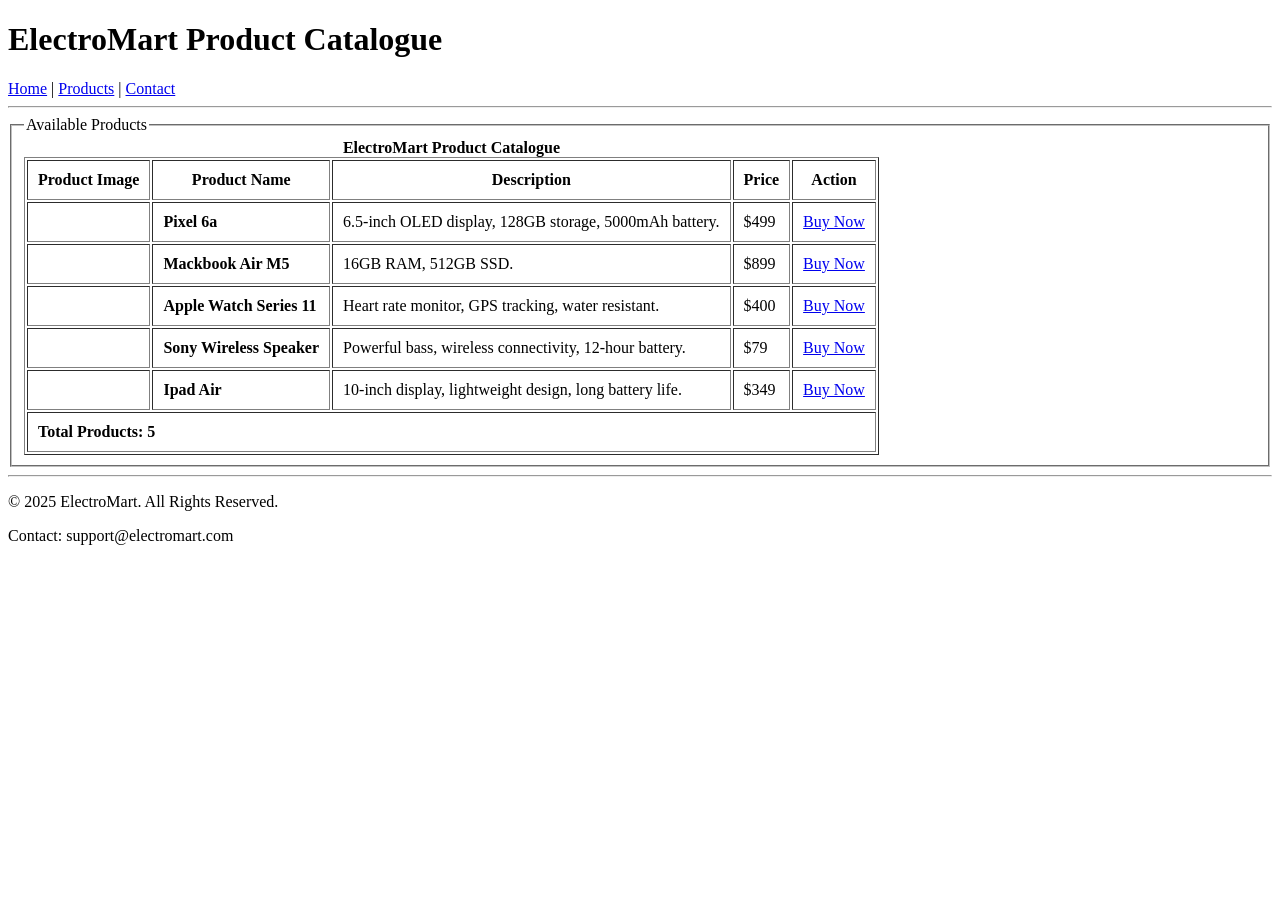
<file: Mid/index.html>
﻿<!DOCTYPE html>
<html lang="en">
<head>
    <meta charset="UTF-8">
    <meta name="author" content="Mahir Shaharyar Zzaman">
    <meta name="description" content="ElectroMart Product Catalogue">
    <meta name="viewport" content="width=device-width, initial-scale=1.0">
    <title>ElectroMart - Product Catalogue</title>
</head>
<body>

    <header>
        <h1>ElectroMart Product Catalogue</h1>

        <nav>
            <a href="#">Home</a> |
            <a href="#">Products</a> |
            <a href="#">Contact</a>
        </nav>

        <hr>
    </header>

    <main>

        <fieldset>
            <legend>Available Products</legend>

            <table border="1" cellpadding="10">

                <caption>
                    <strong>ElectroMart Product Catalogue</strong>
                </caption>

                <tr>
                    <th>Product Image</th>
                    <th>Product Name</th>
                    <th>Description</th>
                    <th>Price</th>
                    <th>Action</th>
                </tr>

                <tr>
                    <td>
                        
                    </td>
                    <td><b>Pixel 6a</b></td>
                    <td>
                        6.5-inch OLED display,
                        128GB storage,
                        5000mAh battery.
                    </td>
                    <td>$499</td>
                    <td><a href="#">Buy Now</a></td>
                </tr>

                <tr>
                    <td>
                       
                    </td>
                    <td><b>Mackbook Air M5</b></td>
                    <td>
                        16GB RAM,
                        512GB SSD.
                    </td>
                    <td>$899</td>
                    <td><a href="#">Buy Now</a></td>
                </tr>

                <tr>
                    <td>
                        
                    </td>
                    <td><b>Apple Watch Series 11</b></td>
                    <td>
                        Heart rate monitor,
                        GPS tracking,
                        water resistant.
                    </td>
                    <td>$400</td>
                    <td><a href="#">Buy Now</a></td>
                </tr>

                <tr>
                    <td>
                        
                    </td>
                    <td><b>Sony Wireless Speaker</b></td>
                    <td>
                        Powerful bass,
                        wireless connectivity,
                        12-hour battery.
                    </td>
                    <td>$79</td>
                    <td><a href="#">Buy Now</a></td>
                </tr>

                <tr>
                    <td>
                        
                    </td>
                    <td><b>Ipad Air</b></td>
                    <td>
                        10-inch display,
                        lightweight design,
                        long battery life.
                    </td>
                    <td>$349</td>
                    <td><a href="#">Buy Now</a></td>
                </tr>

                <tr>
                    <td colspan="5">
                        <strong>Total Products: 5</strong>
                    </td>
                </tr>
                







            </table>

        </fieldset>

    </main>

    <footer>
        <hr>
        <p>&copy; 2025 ElectroMart. All Rights Reserved.</p>
        <p>Contact: support@electromart.com</p>
    </footer>

</body>
</html>
</file>
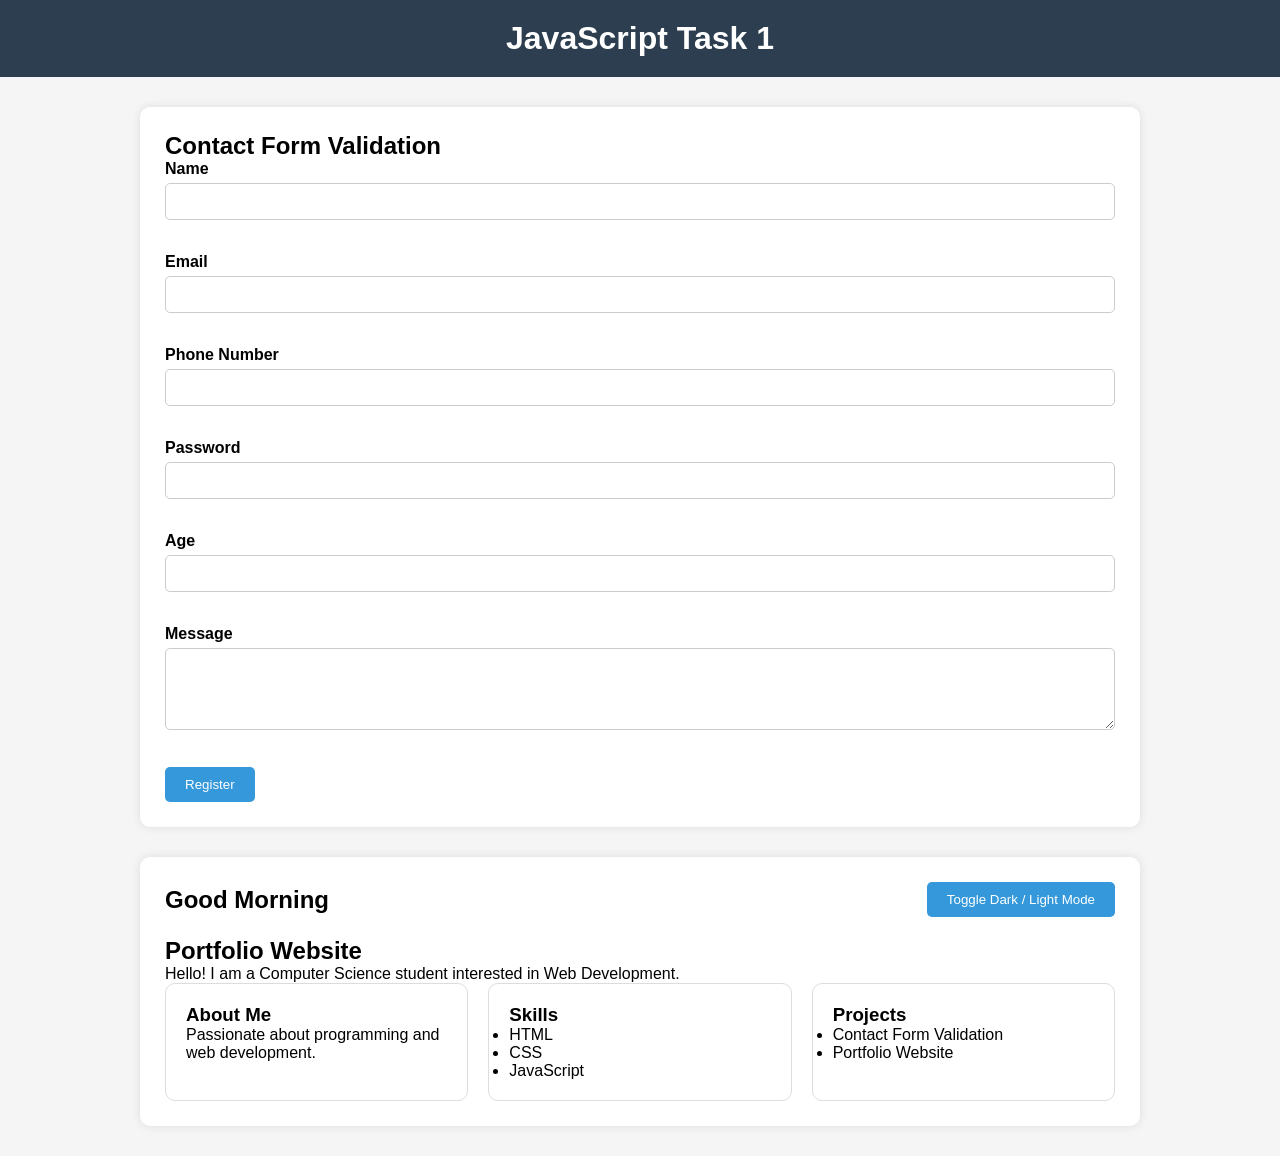
<file: Mid/index3.html>
<!DOCTYPE html>
<html lang="en">

<head>
    <meta charset="UTF-8">
    <meta name="viewport" content="width=device-width, initial-scale=1.0">
    <title>JavaScript Task 1</title>

    <style>
        * {
            margin: 0;
            padding: 0;
            box-sizing: border-box;
            font-family: Arial, sans-serif;
        }

        body {
            background: #f5f5f5;
        }

        header {
            background: #2c3e50;
            color: white;
            text-align: center;
            padding: 20px;
        }

        .container {
            width: 90%;
            max-width: 1000px;
            margin: 30px auto;
        }

        section {
            background: white;
            padding: 25px;
            margin-bottom: 30px;
            border-radius: 10px;
            box-shadow: 0 0 10px rgba(0,0,0,.1);
        }

        .form-group {
            margin-bottom: 15px;
        }

        label {
            display: block;
            margin-bottom: 5px;
            font-weight: bold;
        }

        input,
        textarea {
            width: 100%;
            padding: 10px;
            border: 1px solid #ccc;
            border-radius: 5px;
        }

        button {
            padding: 10px 20px;
            background: #3498db;
            color: white;
            border: none;
            border-radius: 5px;
            cursor: pointer;
        }

        .error {
            color: red;
            font-size: 13px;
            display: block;
            min-height: 18px;
        }

        .success-box {
            display: none;
            margin-top: 20px;
            padding: 20px;
            background: #eafaf1;
            border-left: 5px solid green;
        }

        .top-bar {
            display: flex;
            justify-content: space-between;
            align-items: center;
            margin-bottom: 20px;
        }

        .cards {
            display: grid;
            grid-template-columns: repeat(auto-fit, minmax(220px,1fr));
            gap: 20px;
        }

        .card {
            padding: 20px;
            border: 1px solid #ddd;
            border-radius: 10px;
        }

        /* Dark Mode */

body.dark{
    background:#121212;
    color:white;
}

body.dark header{
    background:#111;
}

body.dark section{
    background:#1f1f1f;
    color:white;
}

body.dark input,
body.dark textarea{
    background:#333;
    color:white;
    border:1px solid #666;
}

body.dark button{
    background:#555;
}

body.dark button:hover{
    background:#777;
}

body.dark .card{
    background:#2b2b2b;
    border:1px solid #555;
}





    </style>
</head>

<body>

<header>
    <h1>JavaScript Task 1</h1>
</header>

<div class="container">

    <section>

        <h2>Contact Form Validation</h2>

        <form id="contactForm">

            <div class="form-group">
                <label>Name</label>
                <input type="text" id="name">
                <span class="error" id="nameError"></span>
            </div>

            <div class="form-group">
                <label>Email</label>
                <input type="text" id="email">
                <span class="error" id="emailError"></span>
            </div>

            <div class="form-group">
                <label>Phone Number</label>
                <input type="text" id="phone">
                <span class="error" id="phoneError"></span>
            </div>

            <div class="form-group">
                <label>Password</label>
                <input type="password" id="password">
                <span class="error" id="passwordError"></span>
            </div>

            <div class="form-group">
                <label>Age</label>
                <input type="number" id="age">
                <span class="error" id="ageError"></span>
            </div>

            <div class="form-group">
                <label>Message</label>
                <textarea id="message" rows="4"></textarea>
                <span class="error" id="messageError"></span>
            </div>

            <button type="submit">Register</button>

        </form>

        <div class="success-box" id="successBox">

            <h3>Registration Successful!</h3>

            <p><strong>Name:</strong> <span id="successName"></span></p>
            <p><strong>Email:</strong> <span id="successEmail"></span></p>
            <p><strong>Phone:</strong> <span id="successPhone"></span></p>
            <p><strong>Age:</strong> <span id="successAge"></span></p>
            <p><strong>Message:</strong> <span id="successMessage"></span></p>

        </div>

    </section>

    <section>

        <div class="top-bar">
            <h2 id="greeting">Good Day</h2>
            <button id="themeToggle">Toggle Dark / Light Mode</button>
        </div>

        <h2>Portfolio Website</h2>

        <p>Hello! I am a Computer Science student interested in Web Development.</p>

        <div class="cards">

            <div class="card">
                <h3>About Me</h3>
                <p>Passionate about programming and web development.</p>
            </div>

            <div class="card">
                <h3>Skills</h3>
                <ul>
                    <li>HTML</li>
                    <li>CSS</li>
                    <li>JavaScript</li>
                </ul>
            </div>

            <div class="card">
                <h3>Projects</h3>
                <ul>
                    <li>Contact Form Validation</li>
                    <li>Portfolio Website</li>
                </ul>
            </div>

        </div>

    </section>

</div>

<script>

const form = document.getElementById("contactForm");

const nameInput = document.getElementById("name");
const emailInput = document.getElementById("email");
const phoneInput = document.getElementById("phone");
const passwordInput = document.getElementById("password");
const ageInput = document.getElementById("age");
const messageInput = document.getElementById("message");

const nameError = document.getElementById("nameError");
const emailError = document.getElementById("emailError");
const phoneError = document.getElementById("phoneError");
const passwordError = document.getElementById("passwordError");
const ageError = document.getElementById("ageError");
const messageError = document.getElementById("messageError");

const successBox = document.getElementById("successBox");

const successName = document.getElementById("successName");
const successEmail = document.getElementById("successEmail");
const successPhone = document.getElementById("successPhone");
const successAge = document.getElementById("successAge");
const successMessage = document.getElementById("successMessage");

const themeToggle = document.getElementById("themeToggle");
const greeting = document.getElementById("greeting");



themeToggle.addEventListener("click", function(){

    document.body.classList.toggle("dark");

});

function showError(element, message) {
    element.textContent = message;
}

function clearError(element) {
    element.textContent = "";
}

// Name Validation
function validateName() {

    const value = nameInput.value.trim();
    const regex = /^[A-Za-z ]{3,}$/;

    if (value === "") {
        showError(nameError, "Name is required.");
        return false;
    }

    if (!regex.test(value)) {
        showError(nameError, "Only letters and spaces (minimum 3 characters).");
        return false;
    }

    clearError(nameError);
    return true;
}

// Email Validation
function validateEmail() {

    const value = emailInput.value.trim();
    const regex = /^[^\s@]+@[^\s@]+\.[^\s@]+$/;

    if (value === "") {
        showError(emailError, "Email is required.");
        return false;
    }

    if (!regex.test(value)) {
        showError(emailError, "Enter a valid email.");
        return false;
    }

    clearError(emailError);
    return true;
}

// Phone Validation
function validatePhone() {

    const value = phoneInput.value.trim();

    if (value === "") {
        showError(phoneError, "Phone number is required.");
        return false;
    }

    if (!/^\d{10}$/.test(value)) {
        showError(phoneError, "Phone number must be exactly 10 digits.");
        return false;
    }

    clearError(phoneError);
    return true;
}

// Password Validation
function validatePassword() {

    const value = passwordInput.value;

    const regex =
        /^(?=.*[a-z])(?=.*[A-Z])(?=.*\d)(?=.*[@$!%*?&]).{8,}$/;

    if (value === "") {
        showError(passwordError, "Password is required.");
        return false;
    }

    if (!regex.test(value)) {
        showError(passwordError,
            "Minimum 8 characters with uppercase, lowercase, number and special character.");
        return false;
    }

    clearError(passwordError);
    return true;
}

// Age Validation
function validateAge() {

    const value = Number(ageInput.value);

    if (ageInput.value === "") {
        showError(ageError, "Age is required.");
        return false;
    }

    if (value < 18) {
        showError(ageError, "Age must be at least 18.");
        return false;
    }

    clearError(ageError);
    return true;
}



function updateGreeting(){

    const hour = new Date().getHours();

    if(hour < 12){

        greeting.textContent = "Good Morning";

    }

    else if(hour < 18){

        greeting.textContent = "Good Afternoon";

    }

    else{

        greeting.textContent = "Good Evening";

    }

}



// Message Validation
function validateMessage() {

    const value = messageInput.value.trim();

    if (value === "") {
        showError(messageError, "Message is required.");
        return false;
    }

    if (value.length < 10) {
        showError(messageError, "Message must be at least 10 characters.");
        return false;
    }

    clearError(messageError);
    return true;
}

// Remove errors while typing

nameInput.addEventListener("input", validateName);
emailInput.addEventListener("input", validateEmail);
phoneInput.addEventListener("input", validatePhone);
passwordInput.addEventListener("input", validatePassword);
ageInput.addEventListener("input", validateAge);
messageInput.addEventListener("input", validateMessage);

// Form Submit

form.addEventListener("submit", function (e) {

    e.preventDefault();

    const validName = validateName();
    const validEmail = validateEmail();
    const validPhone = validatePhone();
    const validPassword = validatePassword();
    const validAge = validateAge();
    const validMessage = validateMessage();

    if (
        validName &&
        validEmail &&
        validPhone &&
        validPassword &&
        validAge &&
        validMessage
    ) {

        successName.textContent = nameInput.value;
        successEmail.textContent = emailInput.value;
        successPhone.textContent = phoneInput.value;
        successAge.textContent = ageInput.value;
        successMessage.textContent = messageInput.value;

        successBox.style.display = "block";

        form.reset();

    }
    else {

        successBox.style.display = "none";

    }

});

updateGreeting();

</script>

</body>
</html>
</file>
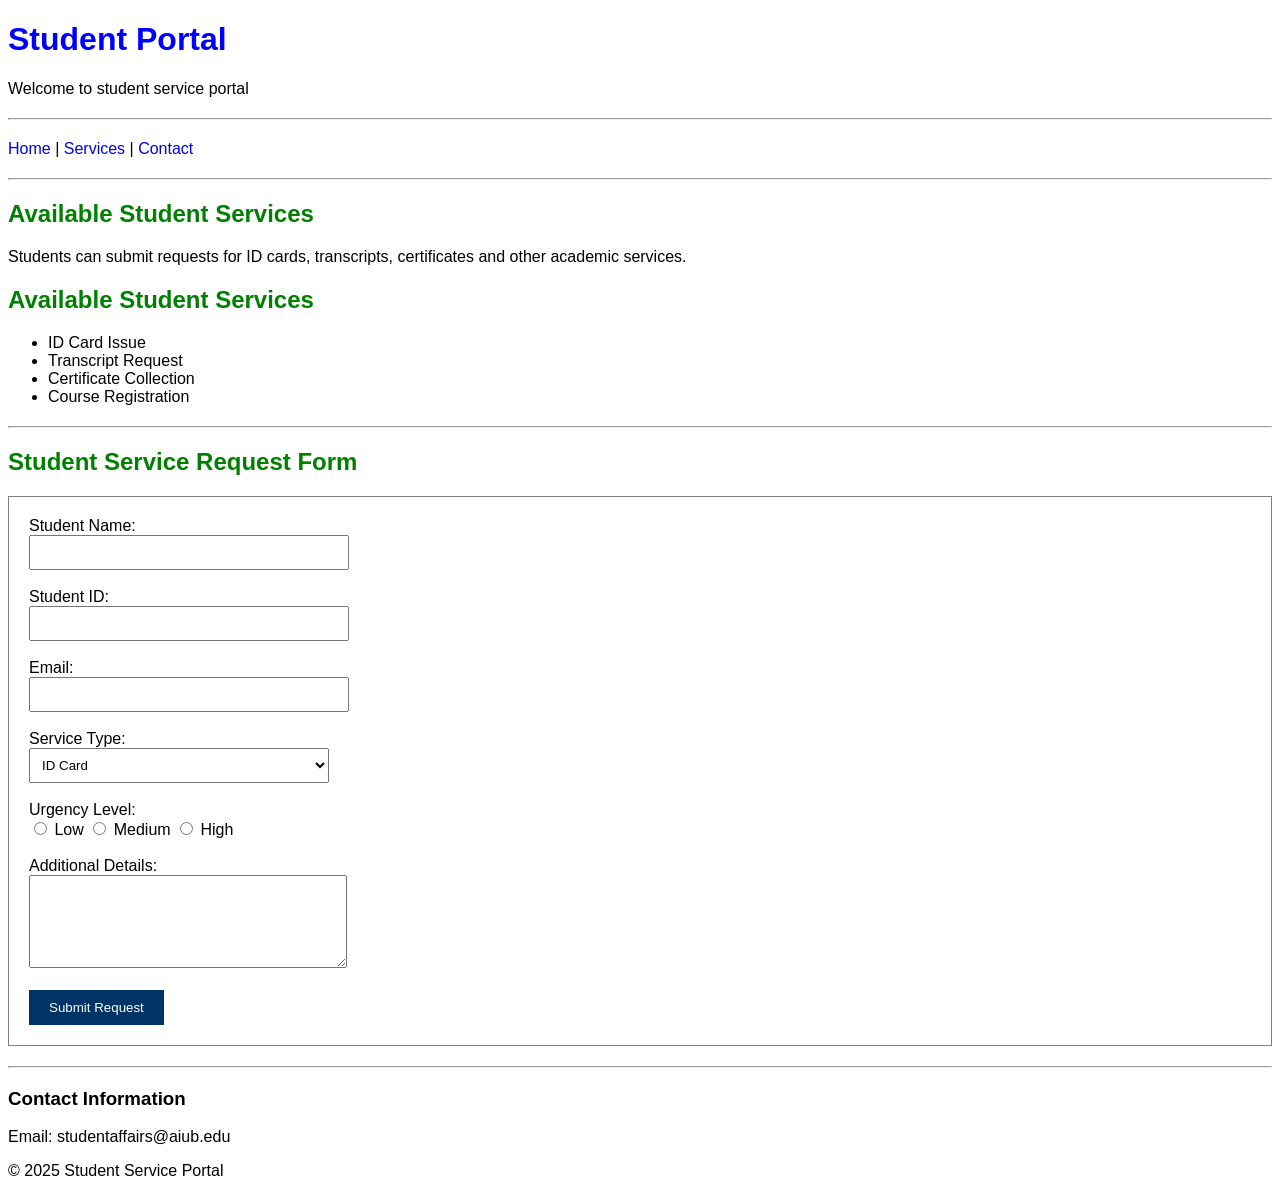
<file: Mid/index_l2.html>
<!DOCTYPE html>

<html>


<head>  
    
    <title>Service Request Portal</title>

    <link rel="stylesheet" href="style_l2.css">

</head>


<body>

    <h1>Student Portal</h1>
    <p>Welcome to student service portal</p>
    
    <hr>

    <a href="#">Home</a> |
    <a href="#">Services</a> |
    <a href="#">Contact</a>

    <hr>

    <h2>Available Student Services</h2>

    <p>
        Students can submit requests for ID cards,
        transcripts, certificates and other academic services.
    </p>

        <h2>Available Student Services</h2>

    <ul>
        <li>ID Card Issue</li>
        <li>Transcript Request</li>
        <li>Certificate Collection</li>
        <li>Course Registration</li>
    </ul>

    <hr>

    <h2>Student Service Request Form</h2>

    <form>

        <label>Student Name:</label><br>
        <input type="text"><br><br>

        <label>Student ID:</label><br>
        <input type="text"><br><br>

        <label>Email:</label><br>
        <input type="email"><br><br>

        <label>Service Type:</label><br>

        <select>
            <option>ID Card</option>
            <option>Transcript</option>
            <option>Certificate</option>
            <option>Registration</option>
        </select>

        <br><br>

        <label>Urgency Level:</label><br>

        <input type="radio" name="urgency"> Low
        <input type="radio" name="urgency"> Medium
        <input type="radio" name="urgency"> High

        <br><br>

        <label>Additional Details:</label><br>

        <textarea rows="5" cols="40"></textarea>

        <br><br>

        <input type="submit" value="Submit Request">

    </form>

    <hr>

    <h3>Contact Information</h3>

    <p>Email: studentaffairs@aiub.edu</p>

    <p>&copy; 2025 Student Service Portal</p>





</body>
    


</html>
</file>
<file: Mid/style_l2.css>
body{
    font-family:Arial;
}

h1{
    color:blue;
}

h2{
    color: green;
}

a{
    text-decoration: none;
}

form{
    background-color:white;
    padding:20px;
    border:1px solid gray;
}

input[type=text],
input[type=email],
select,
textarea{
    width:300px;
    padding:8px;
}

input[type=submit]{
    background-color:#003366;
    color:white;
    padding:10px 20px;
    border:none;
}

input[type=submit]:hover{
    background-color:green;
}

hr{
    margin-top:20px;
    margin-bottom:20px;
}
</file>
